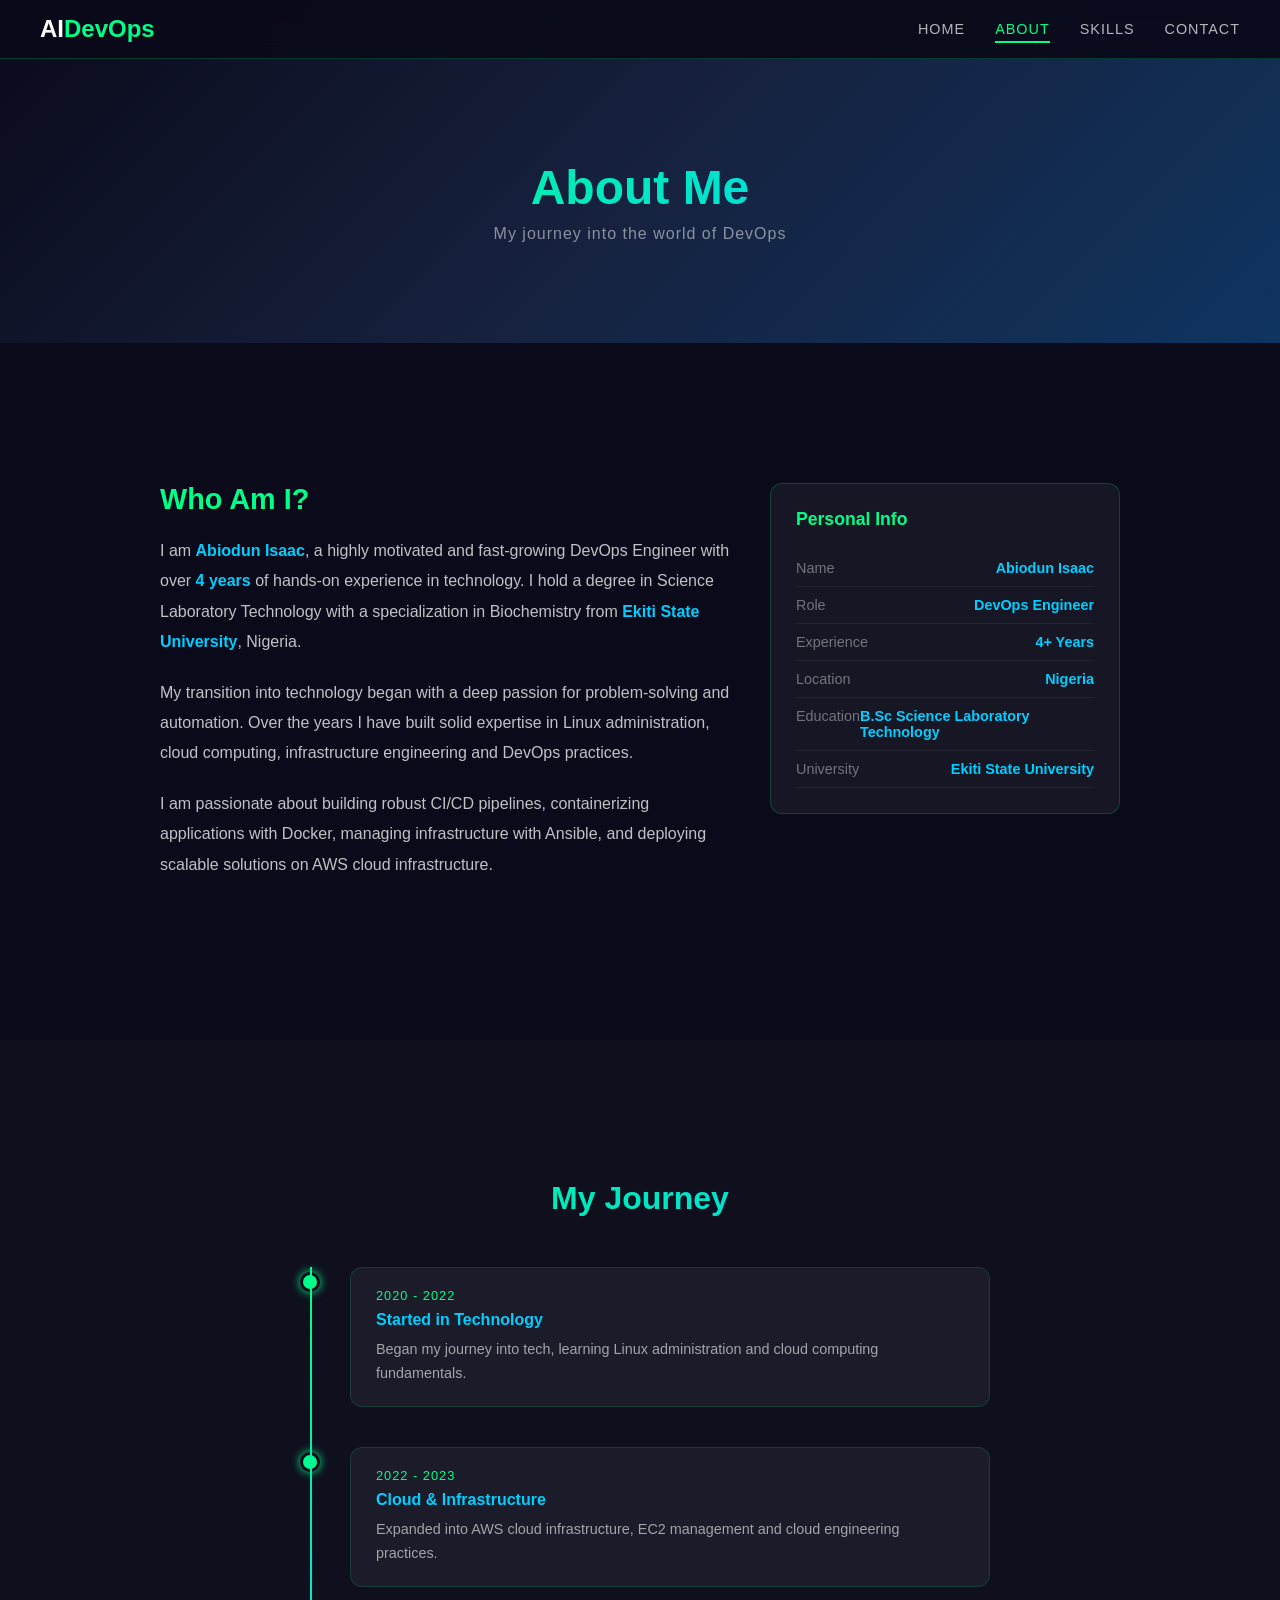
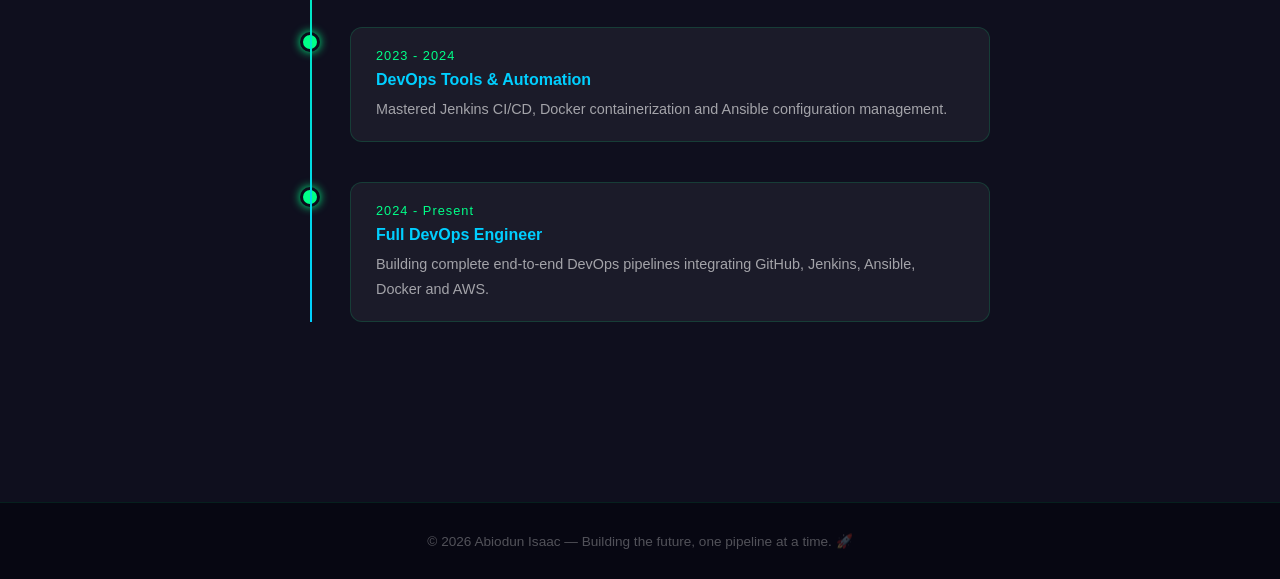
<file: about.html>
<!DOCTYPE html>
<html lang="en">
<head>
    <meta charset="UTF-8">
    <meta name="viewport" content="width=device-width, initial-scale=1.0">
    <title>About | Abiodun Isaac</title>
    <link rel="stylesheet" href="style.css">
</head>
<body>

    <!-- Navigation Bar -->
    <nav class="navbar">
        <div class="nav-brand">AI<span>DevOps</span></div>
        <ul class="nav-links">
            <li><a href="index.jsp">Home</a></li>
            <li><a href="about.html" class="active">About</a></li>
            <li><a href="skills.html">Skills</a></li>
            <li><a href="contact.html">Contact</a></li>
        </ul>
    </nav>

    <!-- About Hero -->
    <section class="page-hero">
        <div class="container">
            <h1 class="page-title">About Me</h1>
            <p class="page-subtitle">My journey into the world of DevOps</p>
        </div>
    </section>

    <!-- About Content -->
    <section class="section">
        <div class="container">
            <div class="about-grid">
                <div class="about-content">
                    <h2 class="about-heading">Who Am I?</h2>
                    <p>
                        I am <strong>Abiodun Isaac</strong>, a highly motivated and fast-growing 
                        DevOps Engineer with over <strong>4 years</strong> of hands-on experience 
                        in technology. I hold a degree in Science Laboratory Technology with a 
                        specialization in Biochemistry from <strong>Ekiti State University</strong>, Nigeria.
                    </p>
                    <p>
                        My transition into technology began with a deep passion for problem-solving 
                        and automation. Over the years I have built solid expertise in Linux 
                        administration, cloud computing, infrastructure engineering and DevOps practices.
                    </p>
                    <p>
                        I am passionate about building robust CI/CD pipelines, containerizing 
                        applications with Docker, managing infrastructure with Ansible, and 
                        deploying scalable solutions on AWS cloud infrastructure.
                    </p>
                </div>

                <div class="about-sidebar">
                    <div class="info-box">
                        <h3>Personal Info</h3>
                        <ul class="info-list">
                            <li><span class="info-label">Name</span><span class="info-value">Abiodun Isaac</span></li>
                            <li><span class="info-label">Role</span><span class="info-value">DevOps Engineer</span></li>
                            <li><span class="info-label">Experience</span><span class="info-value">4+ Years</span></li>
                            <li><span class="info-label">Location</span><span class="info-value">Nigeria</span></li>
                            <li><span class="info-label">Education</span><span class="info-value">B.Sc Science Laboratory Technology</span></li>
                            <li><span class="info-label">University</span><span class="info-value">Ekiti State University</span></li>
                        </ul>
                    </div>
                </div>
            </div>
        </div>
    </section>

    <!-- Journey Timeline -->
    <section class="section alt-section">
        <div class="container">
            <h2 class="section-title">My Journey</h2>
            <div class="timeline">
                <div class="timeline-item">
                    <div class="timeline-dot"></div>
                    <div class="timeline-content">
                        <div class="timeline-year">2020 - 2022</div>
                        <h3>Started in Technology</h3>
                        <p>Began my journey into tech, learning Linux administration and cloud computing fundamentals.</p>
                    </div>
                </div>
                <div class="timeline-item">
                    <div class="timeline-dot"></div>
                    <div class="timeline-content">
                        <div class="timeline-year">2022 - 2023</div>
                        <h3>Cloud & Infrastructure</h3>
                        <p>Expanded into AWS cloud infrastructure, EC2 management and cloud engineering practices.</p>
                    </div>
                </div>
                <div class="timeline-item">
                    <div class="timeline-dot"></div>
                    <div class="timeline-content">
                        <div class="timeline-year">2023 - 2024</div>
                        <h3>DevOps Tools & Automation</h3>
                        <p>Mastered Jenkins CI/CD, Docker containerization and Ansible configuration management.</p>
                    </div>
                </div>
                <div class="timeline-item">
                    <div class="timeline-dot"></div>
                    <div class="timeline-content">
                        <div class="timeline-year">2024 - Present</div>
                        <h3>Full DevOps Engineer</h3>
                        <p>Building complete end-to-end DevOps pipelines integrating GitHub, Jenkins, Ansible, Docker and AWS.</p>
                    </div>
                </div>
            </div>
        </div>
    </section>

    <!-- Footer -->
    <footer class="footer">
        <p>© 2026 Abiodun Isaac — Building the future, one pipeline at a time. 🚀</p>
    </footer>

</body>
</html>
</file>
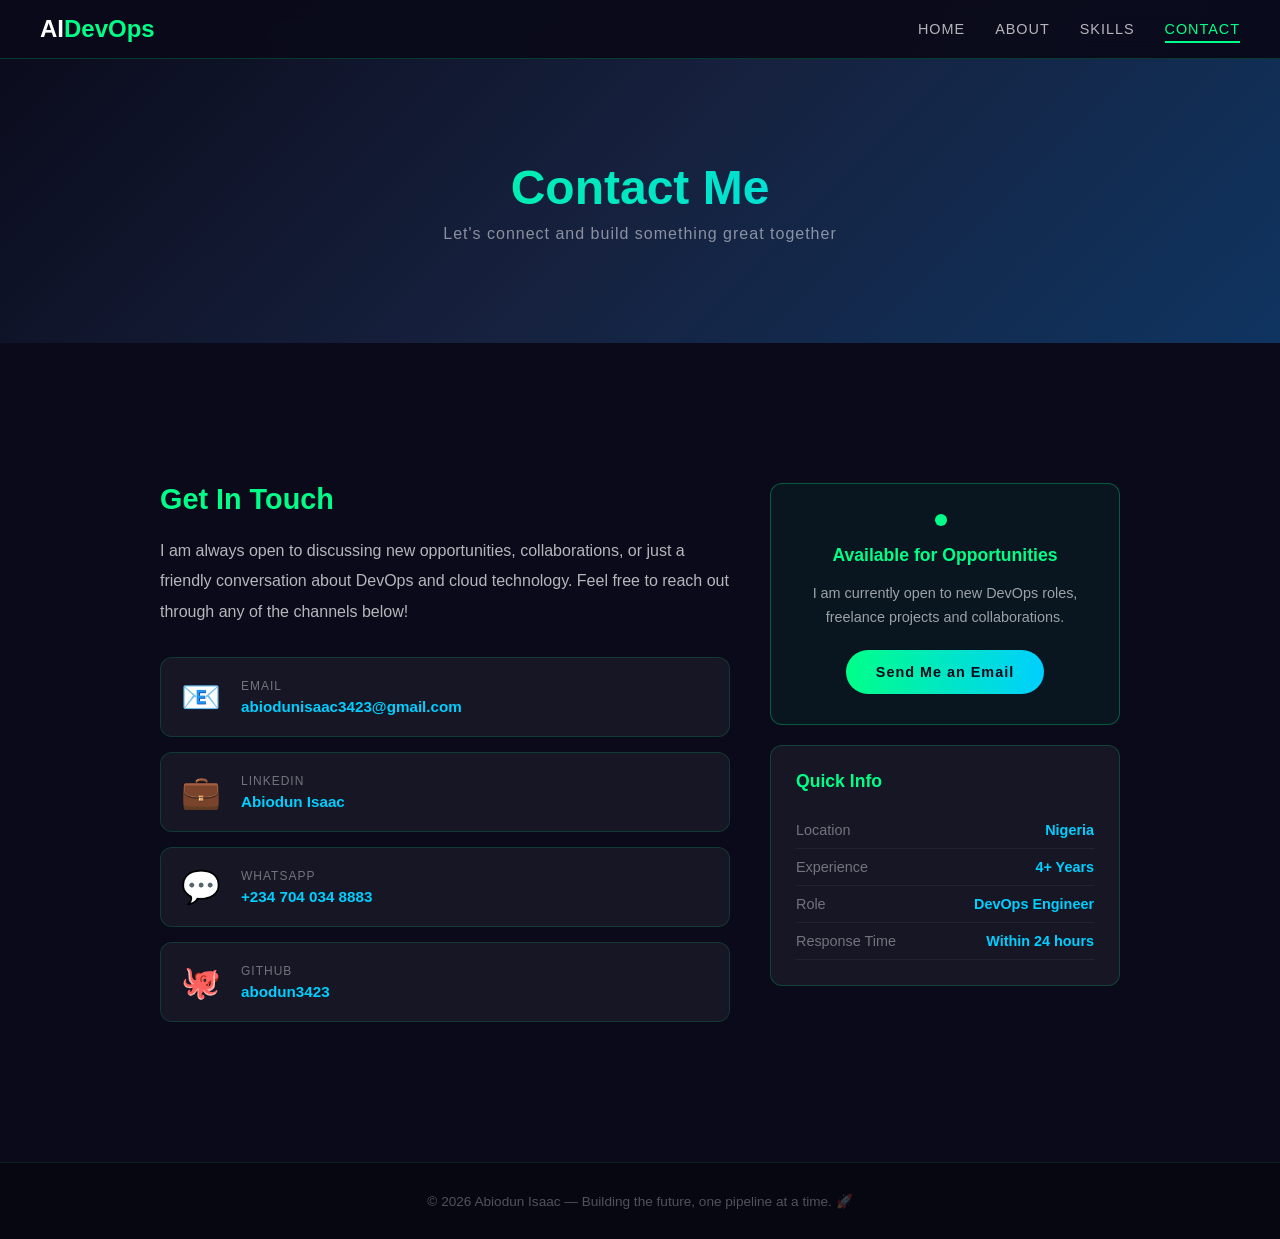
<file: contact.html>
<!DOCTYPE html>
<html lang="en">
<head>
    <meta charset="UTF-8">
    <meta name="viewport" content="width=device-width, initial-scale=1.0">
    <title>Contact | Abiodun Isaac</title>
    <link rel="stylesheet" href="style.css">
</head>
<body>

    <!-- Navigation Bar -->
    <nav class="navbar">
        <div class="nav-brand">AI<span>DevOps</span></div>
        <ul class="nav-links">
            <li><a href="index.jsp">Home</a></li>
            <li><a href="about.html">About</a></li>
            <li><a href="skills.html">Skills</a></li>
            <li><a href="contact.html" class="active">Contact</a></li>
        </ul>
    </nav>

    <!-- Contact Hero -->
    <section class="page-hero">
        <div class="container">
            <h1 class="page-title">Contact Me</h1>
            <p class="page-subtitle">Let's connect and build something great together</p>
        </div>
    </section>

    <!-- Contact Section -->
    <section class="section">
        <div class="container">
            <div class="contact-wrapper">

                <div class="contact-info">
                    <h2 class="about-heading">Get In Touch</h2>
                    <p>
                        I am always open to discussing new opportunities, collaborations,
                        or just a friendly conversation about DevOps and cloud technology.
                        Feel free to reach out through any of the channels below!
                    </p>

                    <div class="contact-items">
                        <a href="mailto:abiodunisaac3423@gmail.com" class="contact-item">
                            <div class="contact-icon">📧</div>
                            <div class="contact-details">
                                <div class="contact-label">Email</div>
                                <div class="contact-value">abiodunisaac3423@gmail.com</div>
                            </div>
                        </a>

                        <a href="https://www.linkedin.com/in/abiodun-i-t-18079938a" target="_blank" class="contact-item">
                            <div class="contact-icon">💼</div>
                            <div class="contact-details">
                                <div class="contact-label">LinkedIn</div>
                                <div class="contact-value">Abiodun Isaac</div>
                            </div>
                        </a>

                        <a href="https://wa.me/2347040348883" target="_blank" class="contact-item">
                            <div class="contact-icon">💬</div>
                            <div class="contact-details">
                                <div class="contact-label">WhatsApp</div>
                                <div class="contact-value">+234 704 034 8883</div>
                            </div>
                        </a>

                        <a href="https://github.com/abodun3423" target="_blank" class="contact-item">
                            <div class="contact-icon">🐙</div>
                            <div class="contact-details">
                                <div class="contact-label">GitHub</div>
                                <div class="contact-value">abodun3423</div>
                            </div>
                        </a>
                    </div>
                </div>

                <div class="contact-card-side">
                    <div class="availability-card">
                        <div class="availability-dot"></div>
                        <h3>Available for Opportunities</h3>
                        <p>I am currently open to new DevOps roles, freelance projects and collaborations.</p>
                        <a href="mailto:abiodunisaac3423@gmail.com" class="btn-primary">Send Me an Email</a>
                    </div>

                    <div class="info-box" style="margin-top: 20px;">
                        <h3>Quick Info</h3>
                        <ul class="info-list">
                            <li><span class="info-label">Location</span><span class="info-value">Nigeria</span></li>
                            <li><span class="info-label">Experience</span><span class="info-value">4+ Years</span></li>
                            <li><span class="info-label">Role</span><span class="info-value">DevOps Engineer</span></li>
                            <li><span class="info-label">Response Time</span><span class="info-value">Within 24 hours</span></li>
                        </ul>
                    </div>
                </div>

            </div>
        </div>
    </section>

    <!-- Footer -->
    <footer class="footer">
        <p>© 2026 Abiodun Isaac — Building the future, one pipeline at a time. 🚀</p>
    </footer>

</body>
</html>
</file>
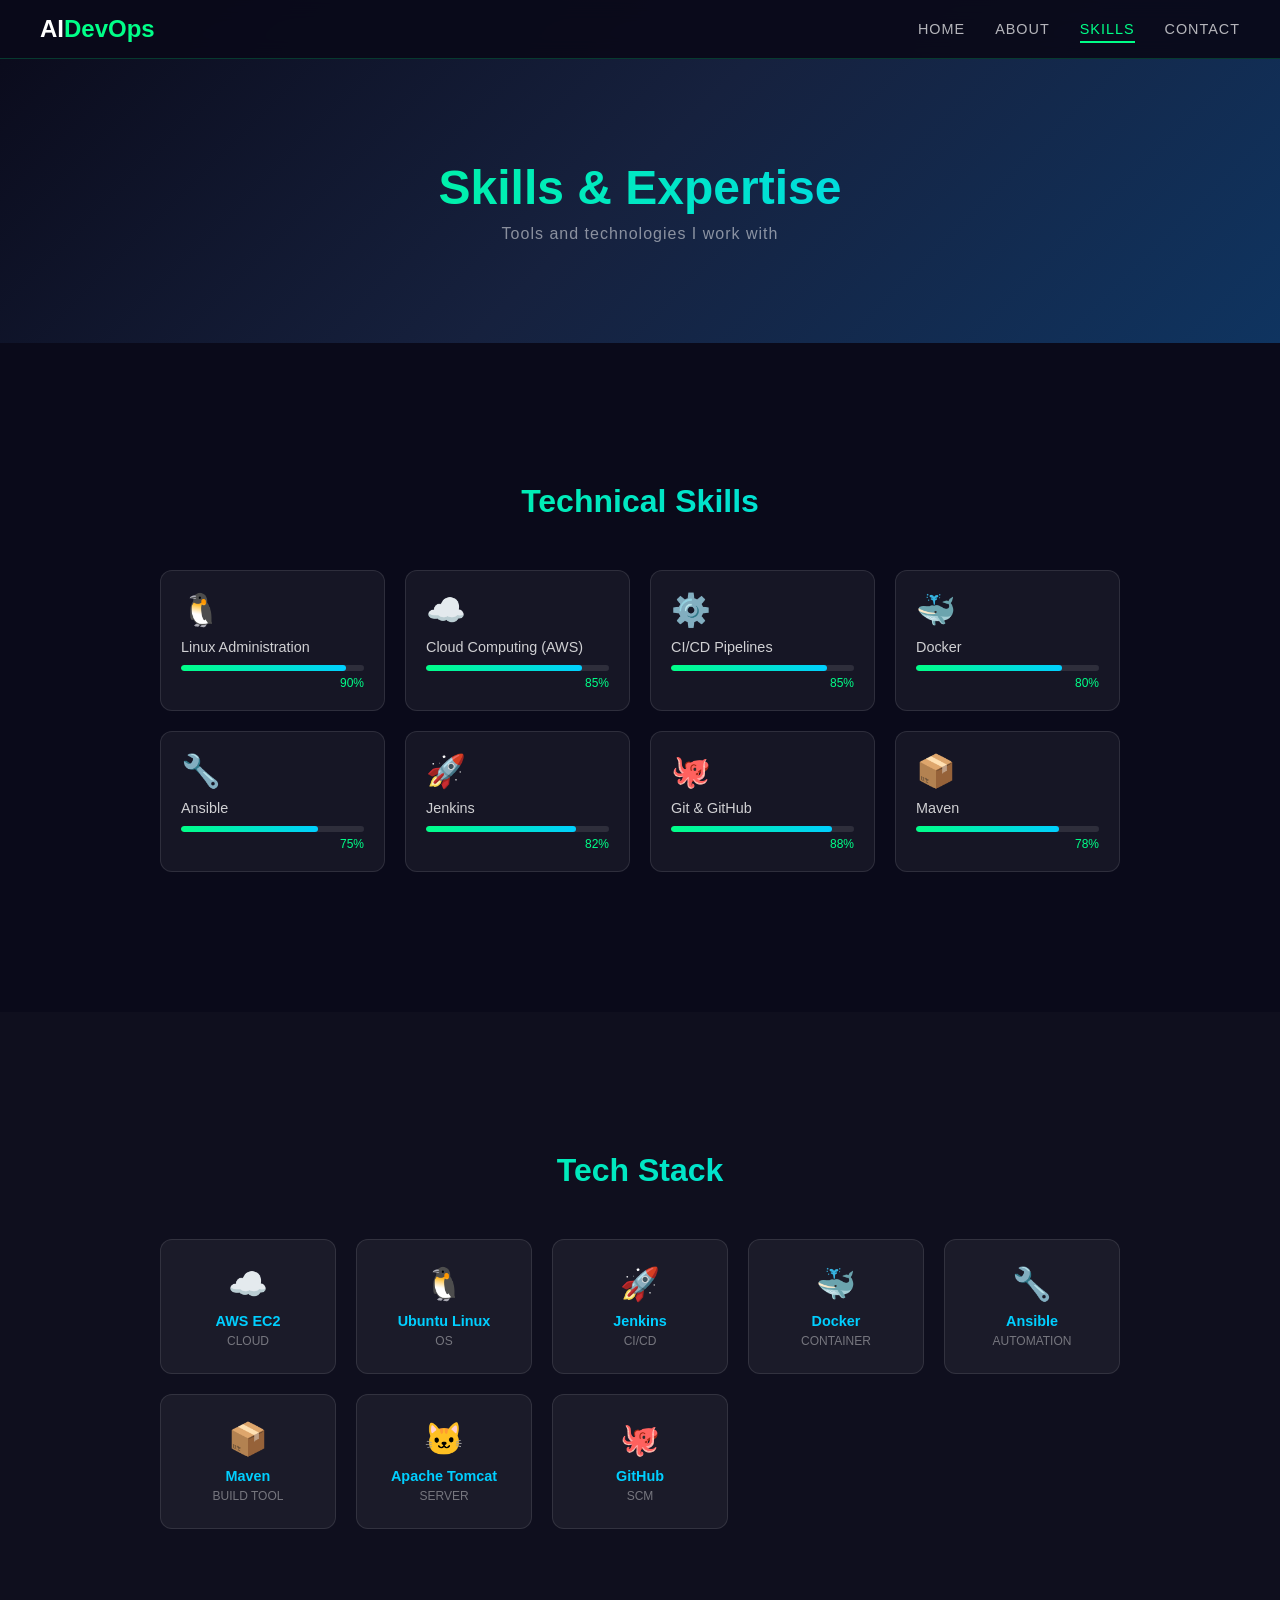
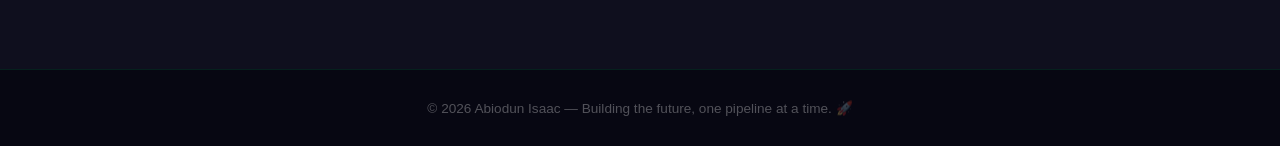
<file: skills.html>
<!DOCTYPE html>
<html lang="en">
<head>
    <meta charset="UTF-8">
    <meta name="viewport" content="width=device-width, initial-scale=1.0">
    <title>Skills | Abiodun Isaac</title>
    <link rel="stylesheet" href="style.css">
</head>
<body>

    <!-- Navigation Bar -->
    <nav class="navbar">
        <div class="nav-brand">AI<span>DevOps</span></div>
        <ul class="nav-links">
            <li><a href="index.jsp">Home</a></li>
            <li><a href="about.html">About</a></li>
            <li><a href="skills.html" class="active">Skills</a></li>
            <li><a href="contact.html">Contact</a></li>
        </ul>
    </nav>

    <!-- Skills Hero -->
    <section class="page-hero">
        <div class="container">
            <h1 class="page-title">Skills & Expertise</h1>
            <p class="page-subtitle">Tools and technologies I work with</p>
        </div>
    </section>

    <!-- Skills Section -->
    <section class="section">
        <div class="container">
            <h2 class="section-title">Technical Skills</h2>
            <div class="skills-grid">
                <div class="skill-card">
                    <div class="skill-icon">🐧</div>
                    <div class="skill-name">Linux Administration</div>
                    <div class="skill-bar"><div class="skill-progress" style="width:90%"></div></div>
                    <div class="skill-percent">90%</div>
                </div>
                <div class="skill-card">
                    <div class="skill-icon">☁️</div>
                    <div class="skill-name">Cloud Computing (AWS)</div>
                    <div class="skill-bar"><div class="skill-progress" style="width:85%"></div></div>
                    <div class="skill-percent">85%</div>
                </div>
                <div class="skill-card">
                    <div class="skill-icon">⚙️</div>
                    <div class="skill-name">CI/CD Pipelines</div>
                    <div class="skill-bar"><div class="skill-progress" style="width:85%"></div></div>
                    <div class="skill-percent">85%</div>
                </div>
                <div class="skill-card">
                    <div class="skill-icon">🐳</div>
                    <div class="skill-name">Docker</div>
                    <div class="skill-bar"><div class="skill-progress" style="width:80%"></div></div>
                    <div class="skill-percent">80%</div>
                </div>
                <div class="skill-card">
                    <div class="skill-icon">🔧</div>
                    <div class="skill-name">Ansible</div>
                    <div class="skill-bar"><div class="skill-progress" style="width:75%"></div></div>
                    <div class="skill-percent">75%</div>
                </div>
                <div class="skill-card">
                    <div class="skill-icon">🚀</div>
                    <div class="skill-name">Jenkins</div>
                    <div class="skill-bar"><div class="skill-progress" style="width:82%"></div></div>
                    <div class="skill-percent">82%</div>
                </div>
                <div class="skill-card">
                    <div class="skill-icon">🐙</div>
                    <div class="skill-name">Git & GitHub</div>
                    <div class="skill-bar"><div class="skill-progress" style="width:88%"></div></div>
                    <div class="skill-percent">88%</div>
                </div>
                <div class="skill-card">
                    <div class="skill-icon">📦</div>
                    <div class="skill-name">Maven</div>
                    <div class="skill-bar"><div class="skill-progress" style="width:78%"></div></div>
                    <div class="skill-percent">78%</div>
                </div>
            </div>
        </div>
    </section>

    <!-- Tech Stack -->
    <section class="section alt-section">
        <div class="container">
            <h2 class="section-title">Tech Stack</h2>
            <div class="stack-grid">
                <div class="stack-card">
                    <div class="stack-icon">☁️</div>
                    <div class="stack-name">AWS EC2</div>
                    <div class="stack-category">Cloud</div>
                </div>
                <div class="stack-card">
                    <div class="stack-icon">🐧</div>
                    <div class="stack-name">Ubuntu Linux</div>
                    <div class="stack-category">OS</div>
                </div>
                <div class="stack-card">
                    <div class="stack-icon">🚀</div>
                    <div class="stack-name">Jenkins</div>
                    <div class="stack-category">CI/CD</div>
                </div>
                <div class="stack-card">
                    <div class="stack-icon">🐳</div>
                    <div class="stack-name">Docker</div>
                    <div class="stack-category">Container</div>
                </div>
                <div class="stack-card">
                    <div class="stack-icon">🔧</div>
                    <div class="stack-name">Ansible</div>
                    <div class="stack-category">Automation</div>
                </div>
                <div class="stack-card">
                    <div class="stack-icon">📦</div>
                    <div class="stack-name">Maven</div>
                    <div class="stack-category">Build Tool</div>
                </div>
                <div class="stack-card">
                    <div class="stack-icon">🐱</div>
                    <div class="stack-name">Apache Tomcat</div>
                    <div class="stack-category">Server</div>
                </div>
                <div class="stack-card">
                    <div class="stack-icon">🐙</div>
                    <div class="stack-name">GitHub</div>
                    <div class="stack-category">SCM</div>
                </div>
            </div>
        </div>
    </section>

    <!-- Footer -->
    <footer class="footer">
        <p>© 2026 Abiodun Isaac — Building the future, one pipeline at a time. 🚀</p>
    </footer>

</body>
</html>
</file>
<file: style.css>
* { margin: 0; padding: 0; box-sizing: border-box; }

body {
    font-family: 'Segoe UI', Tahoma, Geneva, Verdana, sans-serif;
    background: #0a0a1a;
    color: white;
    scroll-behavior: smooth;
}

/* Navbar */
.navbar {
    position: fixed;
    top: 0;
    width: 100%;
    background: rgba(10, 10, 26, 0.95);
    backdrop-filter: blur(10px);
    padding: 15px 40px;
    display: flex;
    justify-content: space-between;
    align-items: center;
    border-bottom: 1px solid rgba(0, 255, 136, 0.2);
    z-index: 1000;
}

.nav-brand {
    font-size: 1.5rem;
    font-weight: 800;
    color: white;
}

.nav-brand span { color: #00ff88; }

.nav-links {
    list-style: none;
    display: flex;
    gap: 30px;
}

.nav-links a {
    color: rgba(255,255,255,0.7);
    text-decoration: none;
    font-size: 0.9rem;
    letter-spacing: 1px;
    text-transform: uppercase;
    transition: color 0.3s;
    padding-bottom: 4px;
}

.nav-links a:hover, .nav-links a.active {
    color: #00ff88;
    border-bottom: 2px solid #00ff88;
}

/* Hero */
.hero {
    min-height: 100vh;
    display: flex;
    align-items: center;
    justify-content: center;
    text-align: center;
    background: linear-gradient(135deg, #0a0a1a, #16213e, #0f3460);
    padding-top: 80px;
}

.page-hero {
    min-height: 250px;
    display: flex;
    align-items: center;
    justify-content: center;
    text-align: center;
    background: linear-gradient(135deg, #0a0a1a, #16213e, #0f3460);
    padding-top: 100px;
    padding-bottom: 40px;
}

.page-title {
    font-size: 3rem;
    font-weight: 800;
    background: linear-gradient(90deg, #00ff88, #00cfff);
    -webkit-background-clip: text;
    -webkit-text-fill-color: transparent;
    margin-bottom: 10px;
}

.page-subtitle {
    font-size: 1rem;
    color: rgba(255,255,255,0.5);
    letter-spacing: 1px;
}

.container {
    max-width: 1000px;
    width: 90%;
    margin: 0 auto;
    padding: 60px 20px;
}

.status-dot {
    width: 12px;
    height: 12px;
    background: #00ff88;
    border-radius: 50%;
    display: inline-block;
    margin-right: 8px;
    animation: pulse 1.5s infinite;
}

.availability-dot {
    width: 12px;
    height: 12px;
    background: #00ff88;
    border-radius: 50%;
    display: inline-block;
    margin-right: 8px;
    animation: pulse 1.5s infinite;
    margin-bottom: 15px;
}

@keyframes pulse {
    0%   { box-shadow: 0 0 0 0 rgba(0, 255, 136, 0.6); }
    70%  { box-shadow: 0 0 0 10px rgba(0, 255, 136, 0); }
    100% { box-shadow: 0 0 0 0 rgba(0, 255, 136, 0); }
}

.status-bar {
    display: flex;
    align-items: center;
    justify-content: center;
    margin-bottom: 20px;
    font-size: 0.85rem;
    color: #00ff88;
    letter-spacing: 2px;
    text-transform: uppercase;
}

h1 {
    font-size: 4rem;
    font-weight: 800;
    background: linear-gradient(90deg, #00ff88, #00cfff);
    -webkit-background-clip: text;
    -webkit-text-fill-color: transparent;
    margin-bottom: 10px;
}

.title {
    font-size: 1.2rem;
    color: #00cfff;
    letter-spacing: 2px;
    text-transform: uppercase;
    margin-bottom: 20px;
}

.subtitle {
    font-size: 1rem;
    color: rgba(255,255,255,0.6);
    line-height: 1.8;
    margin-bottom: 40px;
    max-width: 600px;
    margin-left: auto;
    margin-right: auto;
}

.hero-buttons {
    display: flex;
    gap: 20px;
    justify-content: center;
    flex-wrap: wrap;
    margin-bottom: 60px;
}

.btn-primary {
    background: linear-gradient(90deg, #00ff88, #00cfff);
    color: #0a0a1a;
    padding: 14px 30px;
    border-radius: 30px;
    text-decoration: none;
    font-weight: 700;
    font-size: 0.9rem;
    letter-spacing: 1px;
    transition: transform 0.3s;
    display: inline-block;
}

.btn-primary:hover { transform: scale(1.05); }

.btn-secondary {
    border: 2px solid #00ff88;
    color: #00ff88;
    padding: 14px 30px;
    border-radius: 30px;
    text-decoration: none;
    font-weight: 700;
    font-size: 0.9rem;
    letter-spacing: 1px;
    transition: all 0.3s;
    display: inline-block;
}

.btn-secondary:hover {
    background: #00ff88;
    color: #0a0a1a;
}

/* Stats */
.stats-grid {
    display: flex;
    gap: 20px;
    justify-content: center;
    flex-wrap: wrap;
    margin-top: 20px;
}

.stat-card {
    background: rgba(255,255,255,0.05);
    border: 1px solid rgba(0,255,136,0.2);
    border-radius: 12px;
    padding: 25px 35px;
    text-align: center;
}

.stat-number {
    font-size: 2.5rem;
    font-weight: 800;
    color: #00ff88;
    margin-bottom: 5px;
}

.stat-label {
    font-size: 0.8rem;
    color: rgba(255,255,255,0.5);
    text-transform: uppercase;
    letter-spacing: 1px;
}

/* Sections */
.section { padding: 80px 20px; }
.alt-section { background: rgba(255,255,255,0.02); }

.section-title {
    font-size: 2rem;
    font-weight: 800;
    text-align: center;
    margin-bottom: 50px;
    background: linear-gradient(90deg, #00ff88, #00cfff);
    -webkit-background-clip: text;
    -webkit-text-fill-color: transparent;
}

/* About */
.about-grid {
    display: grid;
    grid-template-columns: 1fr 350px;
    gap: 40px;
    align-items: start;
}

@media (max-width: 768px) {
    .about-grid { grid-template-columns: 1fr; }
    .contact-wrapper { grid-template-columns: 1fr; }
}

.about-content p {
    color: rgba(255,255,255,0.75);
    line-height: 1.9;
    margin-bottom: 20px;
    font-size: 1rem;
}

.about-content strong { color: #00cfff; }

.about-heading {
    font-size: 1.8rem;
    font-weight: 700;
    color: #00ff88;
    margin-bottom: 20px;
}

.info-box {
    background: rgba(255,255,255,0.05);
    border: 1px solid rgba(0,255,136,0.2);
    border-radius: 12px;
    padding: 25px;
}

.info-box h3 {
    color: #00ff88;
    margin-bottom: 20px;
    font-size: 1.1rem;
}

.info-list { list-style: none; }

.info-list li {
    display: flex;
    justify-content: space-between;
    padding: 10px 0;
    border-bottom: 1px solid rgba(255,255,255,0.05);
    font-size: 0.9rem;
}

.info-label { color: rgba(255,255,255,0.4); }
.info-value { color: #00cfff; font-weight: 600; }

/* Timeline */
.timeline {
    max-width: 700px;
    margin: 0 auto;
    position: relative;
}

.timeline::before {
    content: '';
    position: absolute;
    left: 20px;
    top: 0;
    bottom: 0;
    width: 2px;
    background: linear-gradient(180deg, #00ff88, #00cfff);
}

.timeline-item {
    display: flex;
    gap: 30px;
    margin-bottom: 40px;
    padding-left: 10px;
}

.timeline-dot {
    width: 20px;
    height: 20px;
    background: #00ff88;
    border-radius: 50%;
    flex-shrink: 0;
    margin-top: 5px;
    border: 3px solid #0a0a1a;
    box-shadow: 0 0 10px #00ff88;
}

.timeline-content {
    background: rgba(255,255,255,0.05);
    border: 1px solid rgba(0,255,136,0.15);
    border-radius: 12px;
    padding: 20px 25px;
    flex: 1;
}

.timeline-year {
    font-size: 0.8rem;
    color: #00ff88;
    letter-spacing: 1px;
    margin-bottom: 8px;
}

.timeline-content h3 {
    color: #00cfff;
    margin-bottom: 8px;
    font-size: 1rem;
}

.timeline-content p {
    color: rgba(255,255,255,0.6);
    font-size: 0.9rem;
    line-height: 1.7;
}

/* Skills */
.skills-grid {
    display: grid;
    grid-template-columns: repeat(auto-fit, minmax(220px, 1fr));
    gap: 20px;
    max-width: 1000px;
    margin: 0 auto;
}

.skill-card {
    background: rgba(255,255,255,0.05);
    border-radius: 12px;
    padding: 20px;
    border: 1px solid rgba(255,255,255,0.1);
    transition: transform 0.3s;
}

.skill-card:hover { transform: translateY(-5px); }
.skill-icon { font-size: 2rem; margin-bottom: 10px; }

.skill-name {
    font-size: 0.9rem;
    color: rgba(255,255,255,0.8);
    margin-bottom: 10px;
}

.skill-bar {
    background: rgba(255,255,255,0.1);
    border-radius: 10px;
    height: 6px;
    overflow: hidden;
    margin-bottom: 5px;
}

.skill-progress {
    height: 100%;
    background: linear-gradient(90deg, #00ff88, #00cfff);
    border-radius: 10px;
}

.skill-percent {
    font-size: 0.75rem;
    color: #00ff88;
    text-align: right;
}

/* Stack Grid */
.stack-grid {
    display: grid;
    grid-template-columns: repeat(auto-fit, minmax(150px, 1fr));
    gap: 20px;
    max-width: 1000px;
    margin: 0 auto;
}

.stack-card {
    background: rgba(255,255,255,0.05);
    border-radius: 12px;
    padding: 25px 20px;
    text-align: center;
    border: 1px solid rgba(255,255,255,0.1);
    transition: all 0.3s;
}

.stack-card:hover {
    border-color: #00ff88;
    transform: translateY(-5px);
}

.stack-icon { font-size: 2rem; margin-bottom: 10px; }
.stack-name { font-size: 0.9rem; color: #00cfff; font-weight: 600; margin-bottom: 5px; }
.stack-category { font-size: 0.75rem; color: rgba(255,255,255,0.4); text-transform: uppercase; }

/* Info Grid */
.info-grid {
    display: flex;
    gap: 15px;
    justify-content: center;
    flex-wrap: wrap;
    max-width: 1000px;
    margin: 0 auto;
}

.info-card {
    background: rgba(255,255,255,0.07);
    border-radius: 12px;
    padding: 20px 25px;
    border: 1px solid rgba(255,255,255,0.1);
    text-align: center;
    min-width: 150px;
}

.info-card .label {
    font-size: 0.7rem;
    text-transform: uppercase;
    letter-spacing: 1px;
    color: rgba(255,255,255,0.4);
    margin-bottom: 8px;
}

.info-card .value {
    font-size: 0.95rem;
    font-weight: 600;
    color: #00cfff;
}

/* Contact */
.contact-wrapper {
    display: grid;
    grid-template-columns: 1fr 350px;
    gap: 40px;
    align-items: start;
}

.contact-info p {
    color: rgba(255,255,255,0.7);
    line-height: 1.9;
    margin-bottom: 30px;
}

.contact-items {
    display: flex;
    flex-direction: column;
    gap: 15px;
}

.contact-item {
    display: flex;
    align-items: center;
    gap: 20px;
    background: rgba(255,255,255,0.05);
    border: 1px solid rgba(0,255,136,0.15);
    border-radius: 12px;
    padding: 20px;
    text-decoration: none;
    transition: all 0.3s;
}

.contact-item:hover {
    border-color: #00ff88;
    transform: translateX(5px);
}

.contact-icon { font-size: 2rem; }

.contact-label {
    font-size: 0.75rem;
    text-transform: uppercase;
    letter-spacing: 1px;
    color: rgba(255,255,255,0.4);
    margin-bottom: 5px;
}

.contact-value {
    font-size: 0.95rem;
    font-weight: 600;
    color: #00cfff;
}

.availability-card {
    background: rgba(0,255,136,0.05);
    border: 1px solid rgba(0,255,136,0.3);
    border-radius: 12px;
    padding: 30px;
    text-align: center;
}

.availability-card h3 {
    color: #00ff88;
    margin-bottom: 15px;
    font-size: 1.1rem;
}

.availability-card p {
    color: rgba(255,255,255,0.6);
    font-size: 0.9rem;
    line-height: 1.7;
    margin-bottom: 20px;
}

/* Footer */
.footer {
    text-align: center;
    padding: 30px;
    background: rgba(0,0,0,0.3);
    font-size: 0.85rem;
    color: rgba(255,255,255,0.3);
    border-top: 1px solid rgba(0,255,136,0.1);
}
</file>
